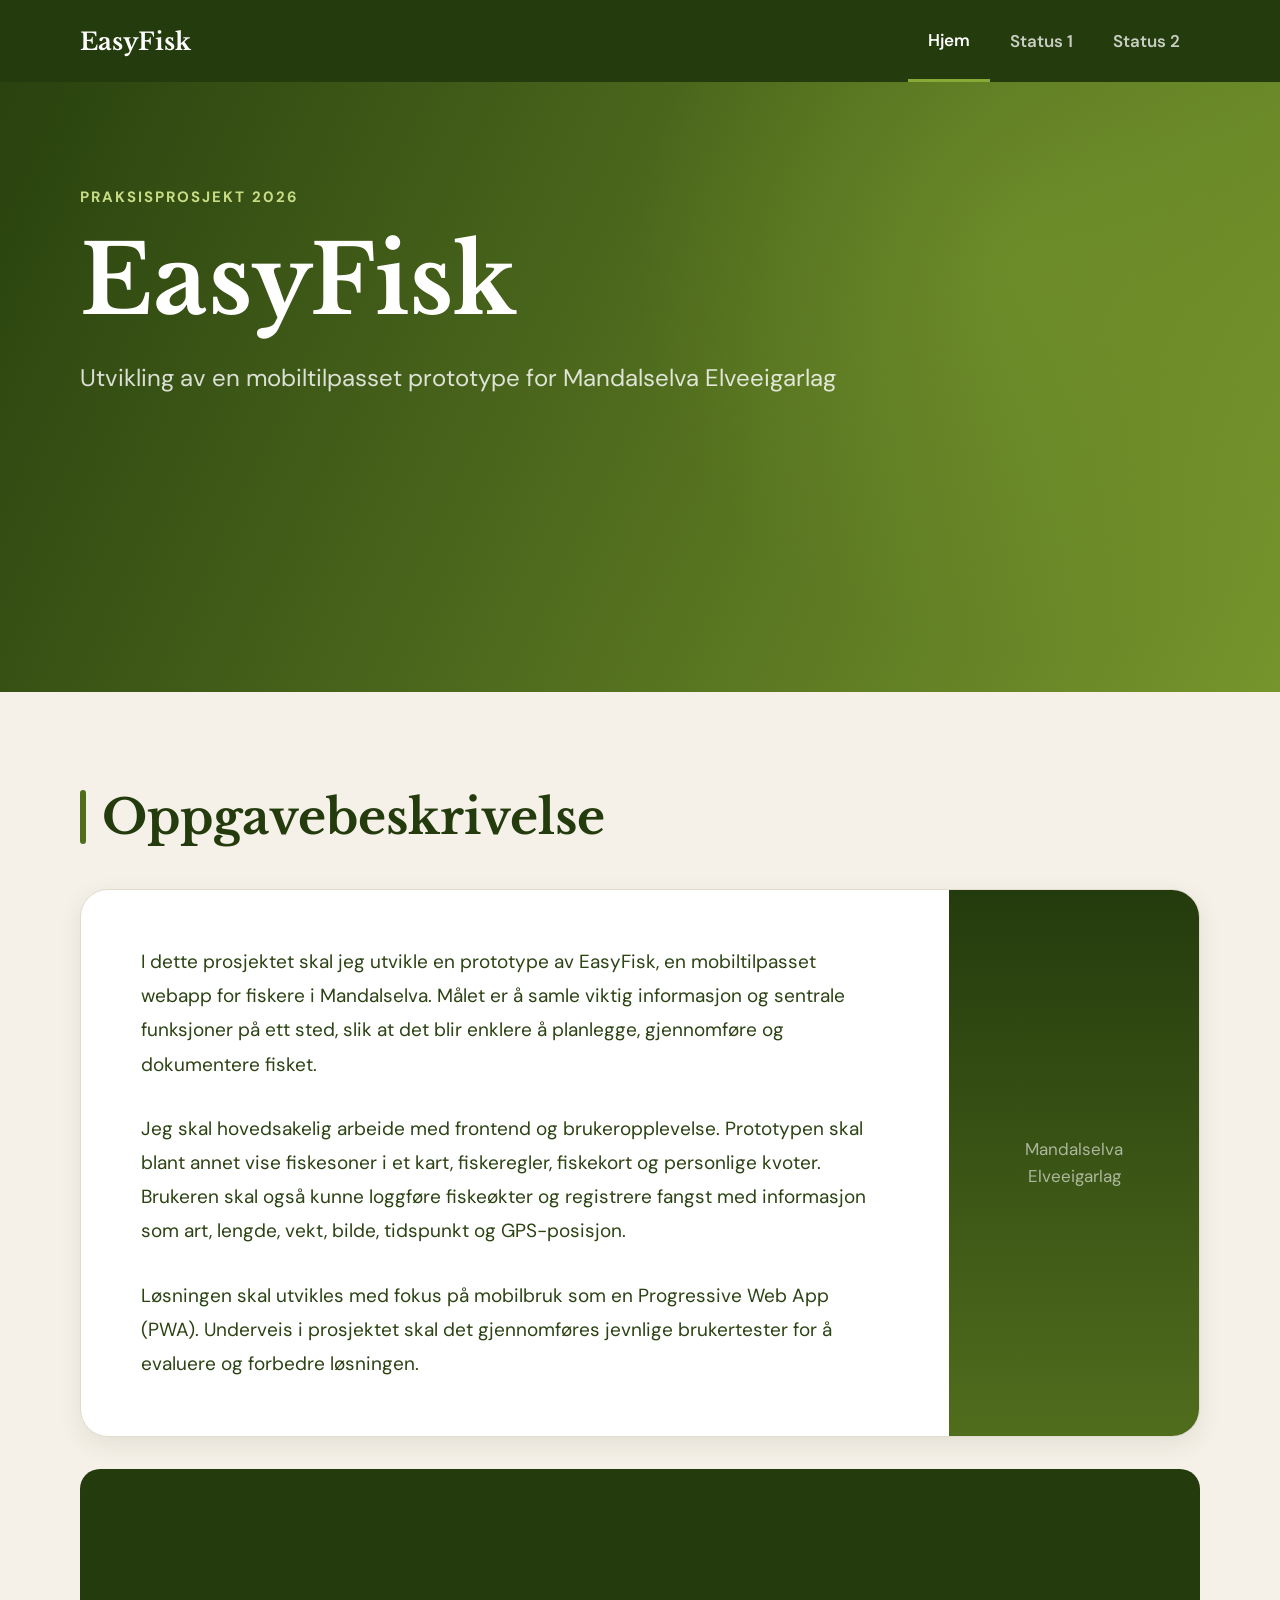
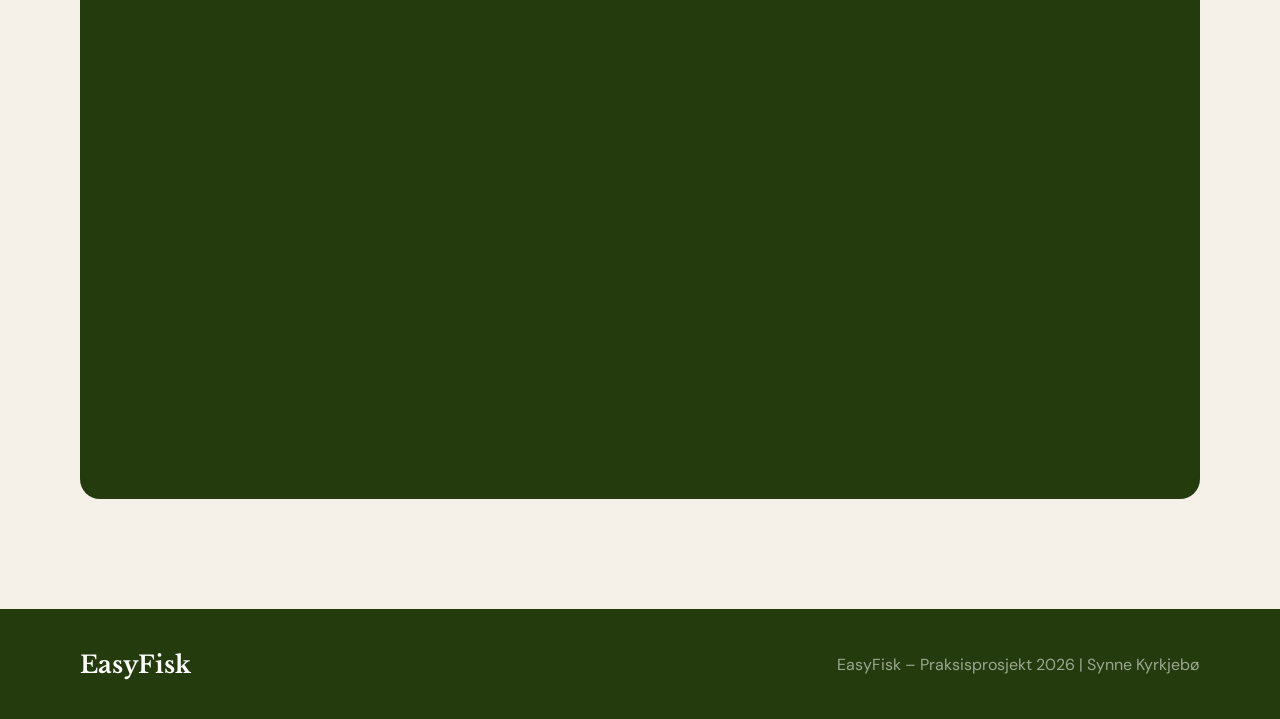
<file: index.html>
<!DOCTYPE html>
<html lang="no">
<head>
    <meta charset="UTF-8">
    <meta name="viewport" content="width=device-width, initial-scale=1.0">

    <title>EasyFisk – Praksisprosjekt</title>

    <link rel="stylesheet" href="styles.css">
</head>

<body>
    <header class="header">
        <nav class="navbar">
            <a class="logo" href="#">
                EasyFisk
            </a>

            <div class="nav-links">
                <a class="nav-link active" href="index.html">Hjem</a>
                <a class="nav-link" href="status1.html">Status 1</a>
                <a class="nav-link" href="status2.html">Status 2</a>
            </div>
        </nav>
    </header>

    <main>
        <section class="hero">
            <div class="hero-content">
    
                <p class="eyebrow">Praksisprosjekt 2026</p>

                <h1>EasyFisk</h1>

                <p class="hero-description">
                    Utvikling av en mobiltilpasset prototype for
                    Mandalselva Elveeigarlag
                </p>
            </div>

        </section>

        <section class="description-section">
            <div class="section-heading">
                <span></span>
                <h2>Oppgavebeskrivelse</h2>
            </div>

            <article class="description-card">
                <div class="description-text">
                    <p>
                        I dette prosjektet skal jeg utvikle en prototype av EasyFisk,
                        en mobiltilpasset webapp for fiskere i Mandalselva. 
                        Målet er å samle viktig informasjon og sentrale funksjoner på ett sted,
                        slik at det blir enklere å planlegge, gjennomføre og dokumentere fisket.
                    </p>

                    <p>
                        Jeg skal hovedsakelig arbeide med frontend og brukeropplevelse. 
                        Prototypen skal blant annet vise fiskesoner i et kart, fiskeregler,
                        fiskekort og personlige kvoter. Brukeren skal også kunne loggføre 
                        fiskeøkter og registrere fangst med informasjon som art, lengde, vekt, 
                        bilde, tidspunkt og GPS-posisjon.
                    </p>

                    <p>
                    Løsningen skal utvikles med fokus på mobilbruk som en Progressive Web App (PWA). 
                    Underveis i prosjektet skal det gjennomføres jevnlige brukertester for å evaluere
                    og forbedre løsningen.
                    </p>
                </div>

                <aside class="card-decoration">

                    <p>Mandalselva<br>Elveeigarlag</p>
                </aside>
            </article>

            <div class="description-video">
                <iframe
                    src="https://www.youtube-nocookie.com/embed/T282gXWBqBA"
                    title="Video til oppgavebeskrivelsen for EasyFisk"
                    loading="lazy"
                    allow="accelerometer; autoplay; clipboard-write; encrypted-media; gyroscope; picture-in-picture; web-share"
                    referrerpolicy="strict-origin-when-cross-origin"
                    allowfullscreen>
                </iframe>
            </div>
        </section>
    </main>

    <footer>
        <a class="footer-logo" href="#">
            EasyFisk
        </a>

        <p>EasyFisk – Praksisprosjekt 2026 | Synne Kyrkjebø</p>
    </footer>
</body>
</html>
</file>
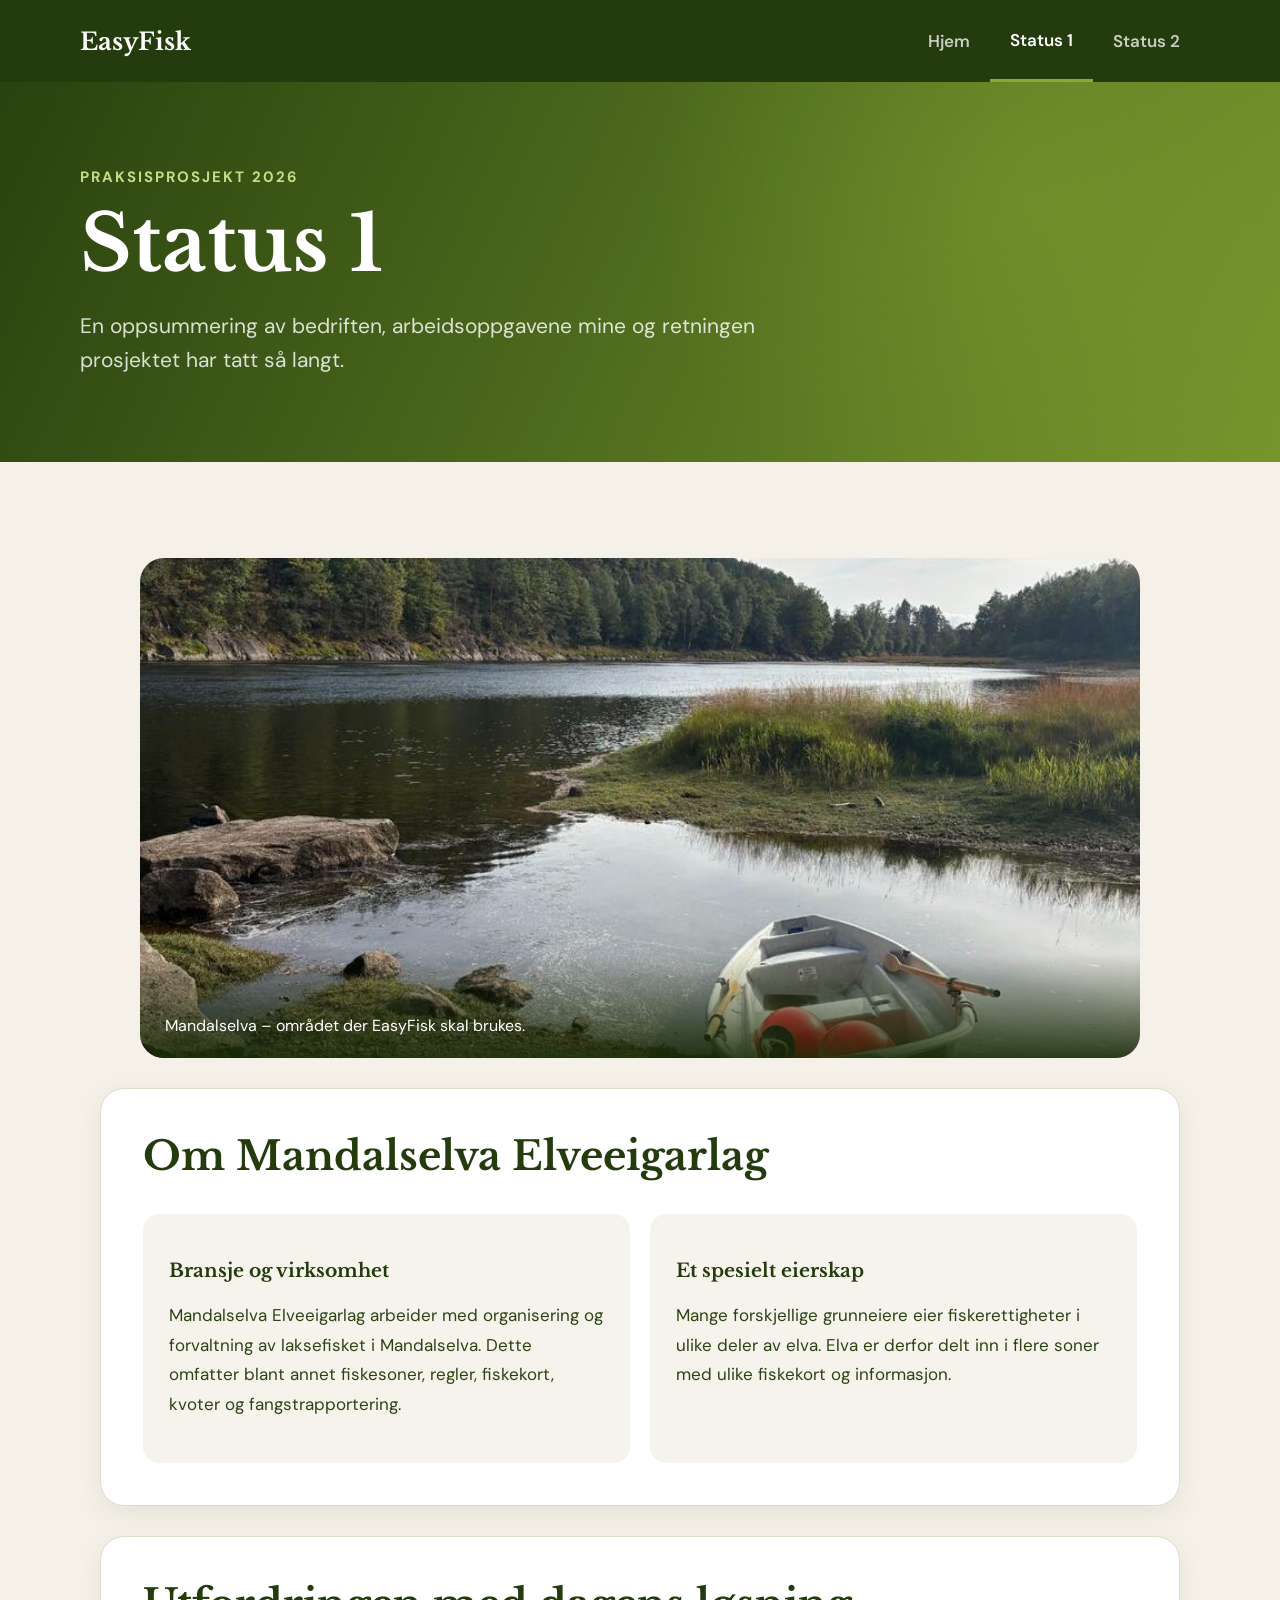
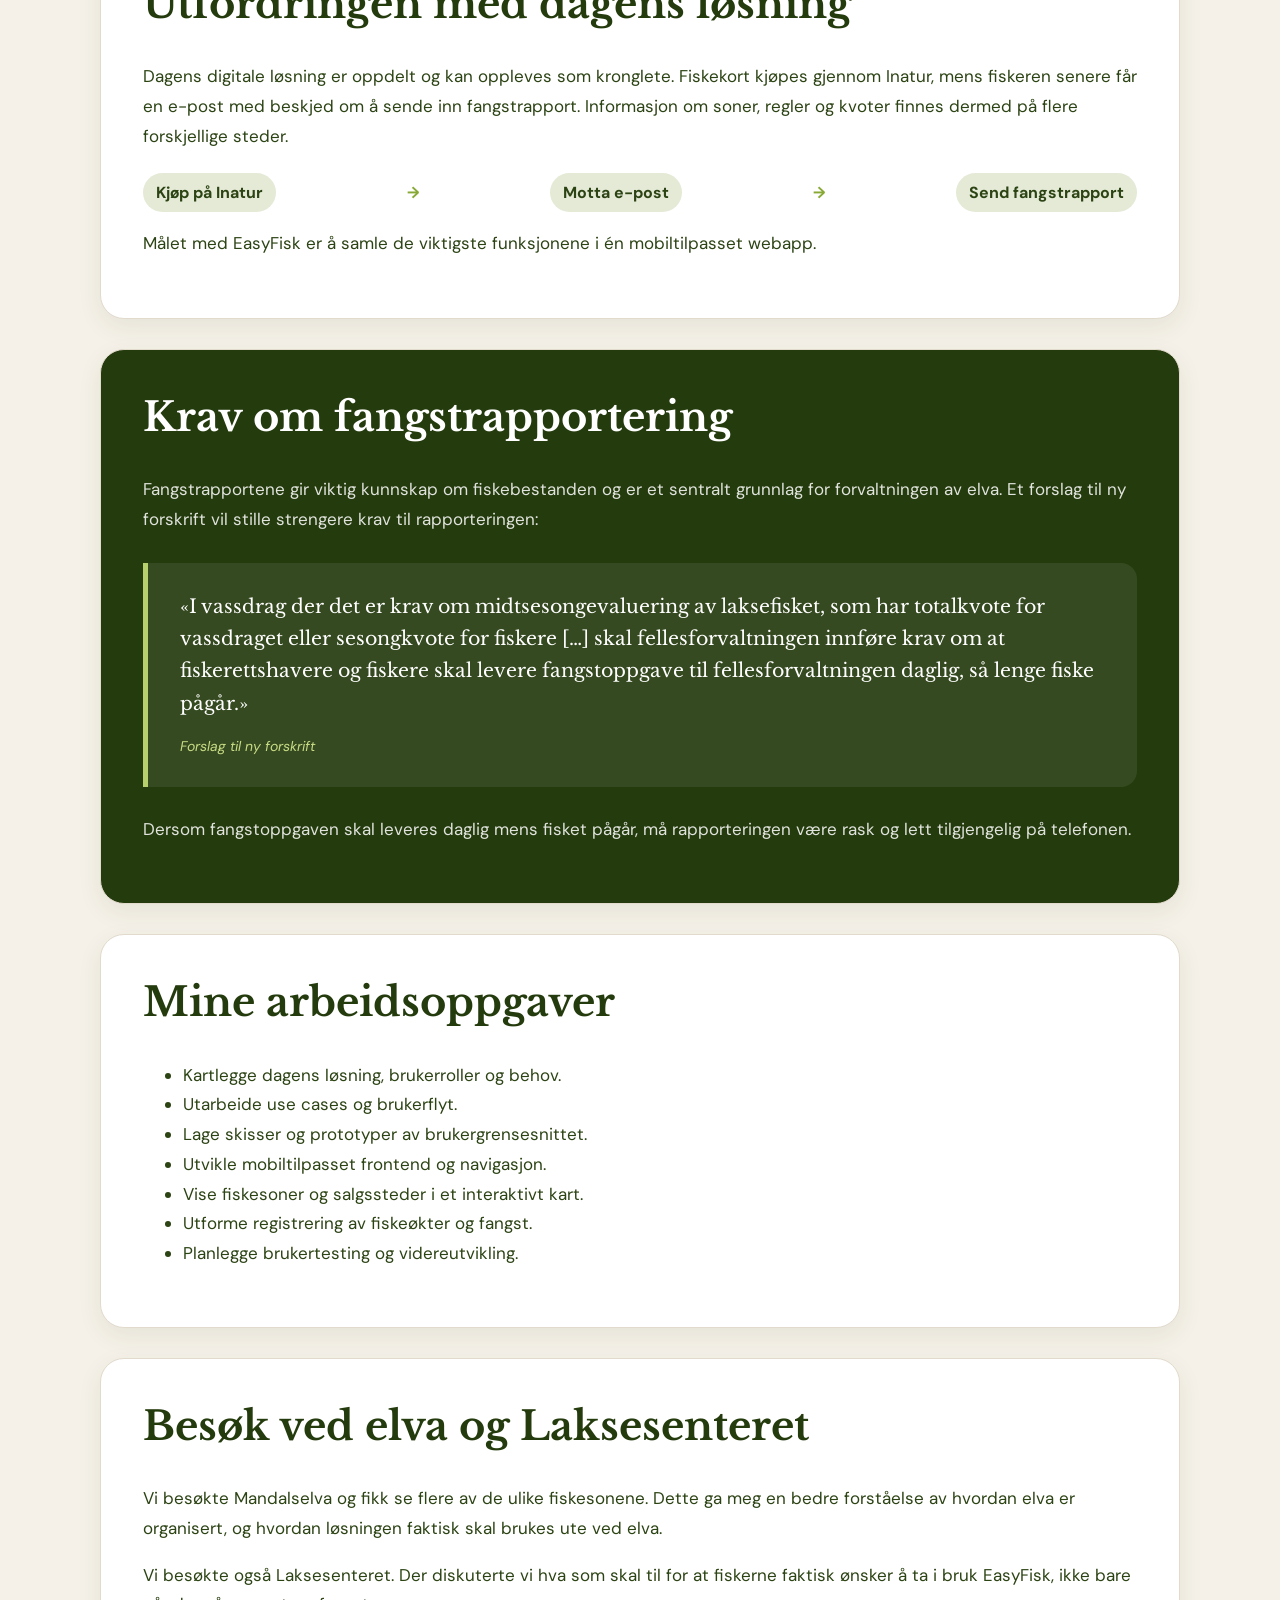
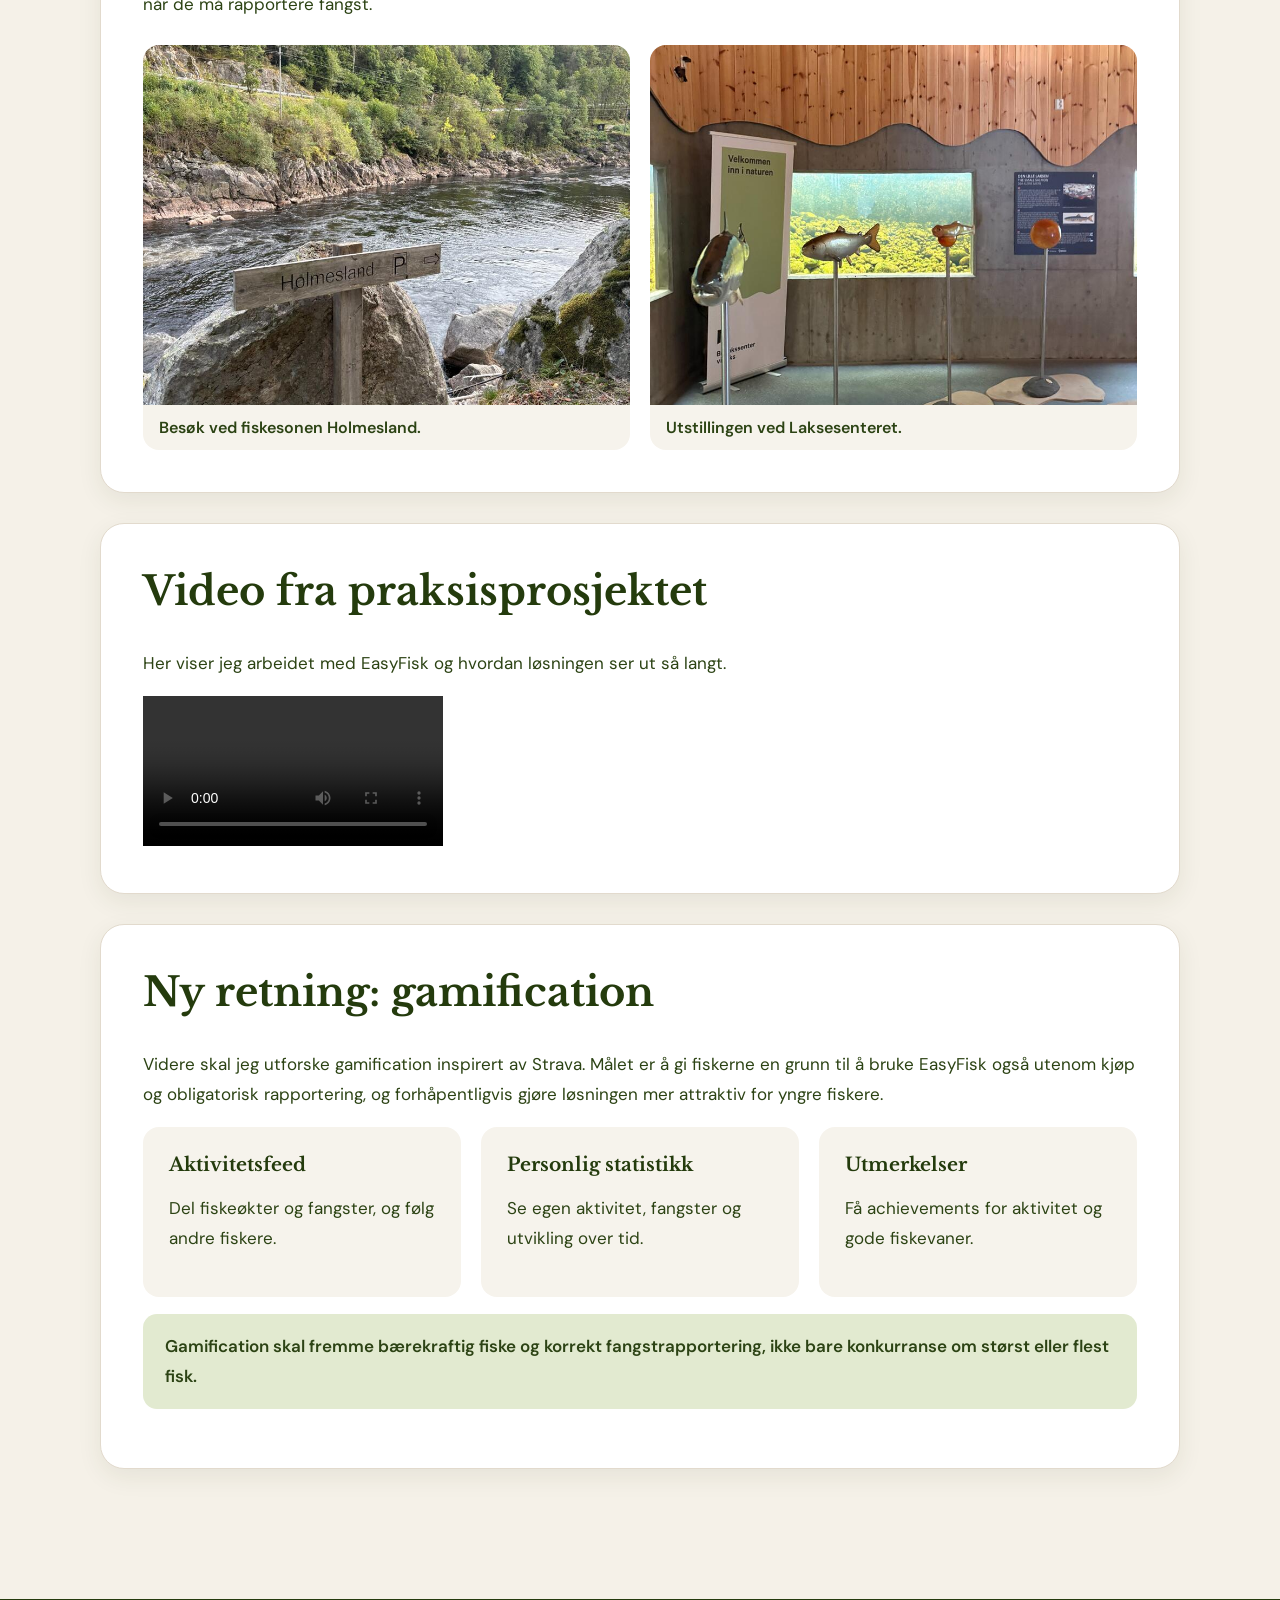
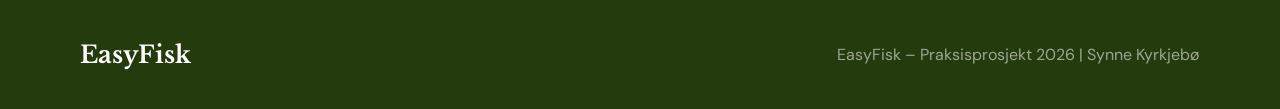
<file: status1.html>
<!DOCTYPE html>
<html lang="no">
<head>
    <meta charset="UTF-8">
    <meta name="viewport" content="width=device-width, initial-scale=1.0">
    <title>Status 1 – EasyFisk</title>
    <link rel="stylesheet" href="styles.css">
</head>
<body>
    <header class="header">
        <nav class="navbar">
            <a class="logo" href="index.html">EasyFisk</a>
            <div class="nav-links">
                <a class="nav-link" href="index.html">Hjem</a>
                <a class="nav-link active" href="status1.html" aria-current="page">Status 1</a>
                <a class="nav-link" href="status2.html">Status 2</a>
            </div>
        </nav>
    </header>

    <main>
        <section class="status-hero">
            <div>
                <p class="eyebrow">Praksisprosjekt 2026</p>
                <h1>Status 1</h1>
                <p>En oppsummering av bedriften, arbeidsoppgavene mine og retningen prosjektet har tatt så langt.</p>
            </div>
        </section>

        <div class="status-content">
            <figure class="status-photo">
                <img src="images/mandalselva-bat.jpeg?v=2" alt="Mandalselva med en liten båt ved elvebredden">
                <figcaption>Mandalselva – området der EasyFisk skal brukes.</figcaption>
            </figure>

            <section class="status-section">
                <h2>Om Mandalselva Elveeigarlag</h2>
                <div class="two-column">
                    <div class="info-box">
                        <h3>Bransje og virksomhet</h3>
                        <p>Mandalselva Elveeigarlag arbeider med organisering og forvaltning av laksefisket i Mandalselva. Dette omfatter blant annet fiskesoner, regler, fiskekort, kvoter og fangstrapportering.</p>
                    </div>
                    <div class="info-box">
                        <h3>Et spesielt eierskap</h3>
                        <p>Mange forskjellige grunneiere eier fiskerettigheter i ulike deler av elva. Elva er derfor delt inn i flere soner med ulike fiskekort og informasjon.</p>
                    </div>
                </div>
            </section>

            <section class="status-section">
                <h2>Utfordringen med dagens løsning</h2>
                <p>Dagens digitale løsning er oppdelt og kan oppleves som kronglete. Fiskekort kjøpes gjennom Inatur, mens fiskeren senere får en e-post med beskjed om å sende inn fangstrapport. Informasjon om soner, regler og kvoter finnes dermed på flere forskjellige steder.</p>
                <div class="process" aria-label="Dagens brukerreise">
                    <span>Kjøp på Inatur</span><b>→</b><span>Motta e-post</span><b>→</b><span>Send fangstrapport</span>
                </div>
                <p>Målet med EasyFisk er å samle de viktigste funksjonene i én mobiltilpasset webapp.</p>
            </section>

            <section class="status-section regulation">
                <h2>Krav om fangstrapportering</h2>
                <p>Fangstrapportene gir viktig kunnskap om fiskebestanden og er et sentralt grunnlag for forvaltningen av elva. Et forslag til ny forskrift vil stille strengere krav til rapporteringen:</p>
                <blockquote>
                    «I vassdrag der det er krav om midtsesongevaluering av laksefisket, som har totalkvote for vassdraget eller sesongkvote for fiskere […] skal fellesforvaltningen innføre krav om at fiskerettshavere og fiskere skal levere fangstoppgave til fellesforvaltningen daglig, så lenge fiske pågår.»
                    <cite>Forslag til ny forskrift</cite>
                </blockquote>
                <p>Dersom fangstoppgaven skal leveres daglig mens fisket pågår, må rapporteringen være rask og lett tilgjengelig på telefonen.</p>
            </section>

            <section class="status-section">
                <h2>Mine arbeidsoppgaver</h2>
                <ul>
                    <li>Kartlegge dagens løsning, brukerroller og behov.</li>
                    <li>Utarbeide use cases og brukerflyt.</li>
                    <li>Lage skisser og prototyper av brukergrensesnittet.</li>
                    <li>Utvikle mobiltilpasset frontend og navigasjon.</li>
                    <li>Vise fiskesoner og salgssteder i et interaktivt kart.</li>
                    <li>Utforme registrering av fiskeøkter og fangst.</li>
                    <li>Planlegge brukertesting og videreutvikling.</li>
                </ul>
            </section>

            <section class="status-section">
                <h2>Besøk ved elva og Laksesenteret</h2>
                <p>Vi besøkte Mandalselva og fikk se flere av de ulike fiskesonene. Dette ga meg en bedre forståelse av hvordan elva er organisert, og hvordan løsningen faktisk skal brukes ute ved elva.</p>
                <p>Vi besøkte også Laksesenteret. Der diskuterte vi hva som skal til for at fiskerne faktisk ønsker å ta i bruk EasyFisk, ikke bare når de må rapportere fangst.</p>
                <div class="visit-gallery">
                    <figure>
                        <img src="images/holmesland-sone.jpeg?v=2" alt="Fiskesonen Holmesland ved Mandalselva">
                        <figcaption>Besøk ved fiskesonen Holmesland.</figcaption>
                    </figure>
                    <figure>
                        <img src="images/laksesenteret.jpeg?v=2" alt="Utstilling med fisk ved Laksesenteret">
                        <figcaption>Utstillingen ved Laksesenteret.</figcaption>
                    </figure>
                </div>
            </section>

            <section class="status-section video-section">
                <h2>Video fra praksisprosjektet</h2>
                <p>Her viser jeg arbeidet med EasyFisk og hvordan løsningen ser ut så langt.</p>
                <video controls playsinline preload="metadata">
                    <source src="video-status1.mp4?v=1" type="video/mp4">
                    Nettleseren din støtter ikke avspilling av video.
                </video>
            </section>

            <section class="status-section">
                <h2>Ny retning: gamification</h2>
                <p>Videre skal jeg utforske gamification inspirert av Strava. Målet er å gi fiskerne en grunn til å bruke EasyFisk også utenom kjøp og obligatorisk rapportering, og forhåpentligvis gjøre løsningen mer attraktiv for yngre fiskere.</p>
                <div class="feature-grid">
                    <article><h3>Aktivitetsfeed</h3><p>Del fiskeøkter og fangster, og følg andre fiskere.</p></article>
                    <article><h3>Personlig statistikk</h3><p>Se egen aktivitet, fangster og utvikling over tid.</p></article>
                    <article><h3>Utmerkelser</h3><p>Få achievements for aktivitet og gode fiskevaner.</p></article>
                </div>
                <p class="status-note">Gamification skal fremme bærekraftig fiske og korrekt fangstrapportering, ikke bare konkurranse om størst eller flest fisk.</p>
            </section>
        </div>
    </main>

    <footer>
        <a class="footer-logo" href="index.html">EasyFisk</a>
        <p>EasyFisk – Praksisprosjekt 2026 | Synne Kyrkjebø</p>
    </footer>
</body>
</html>
</file>
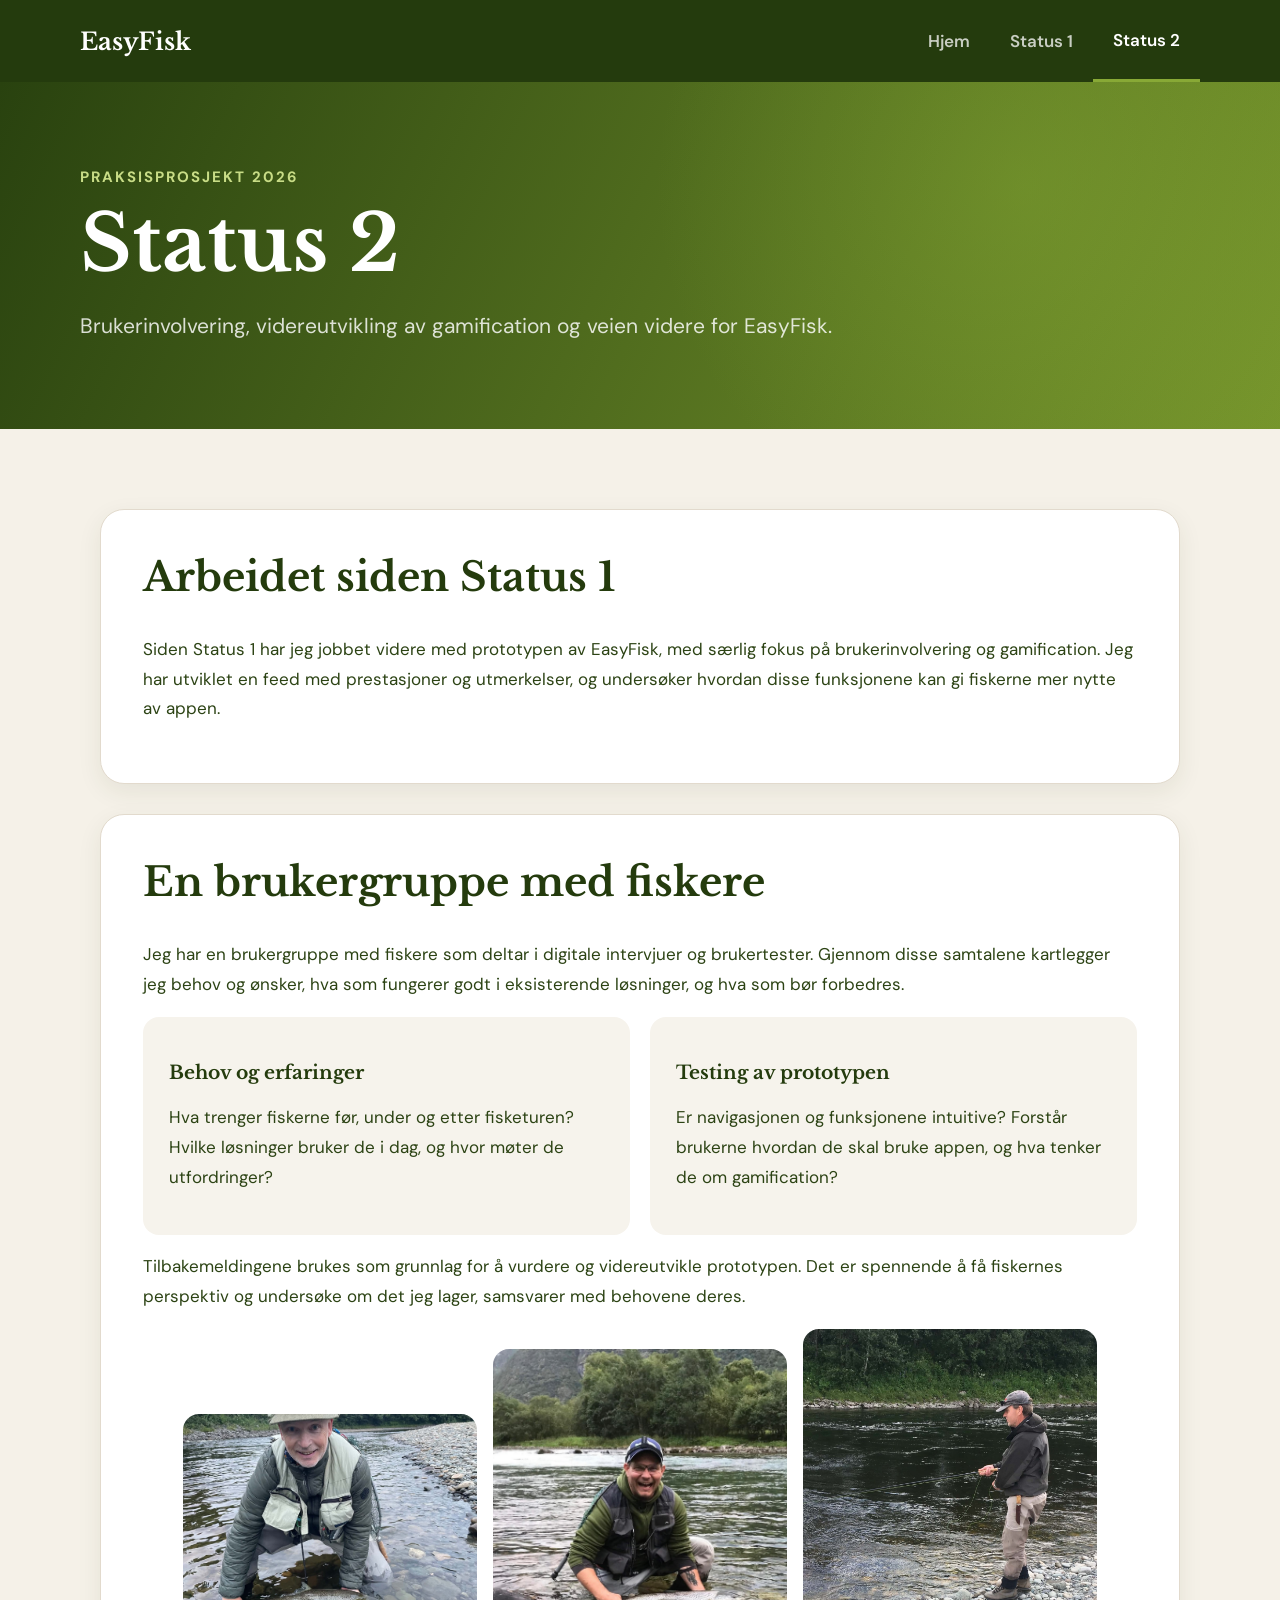
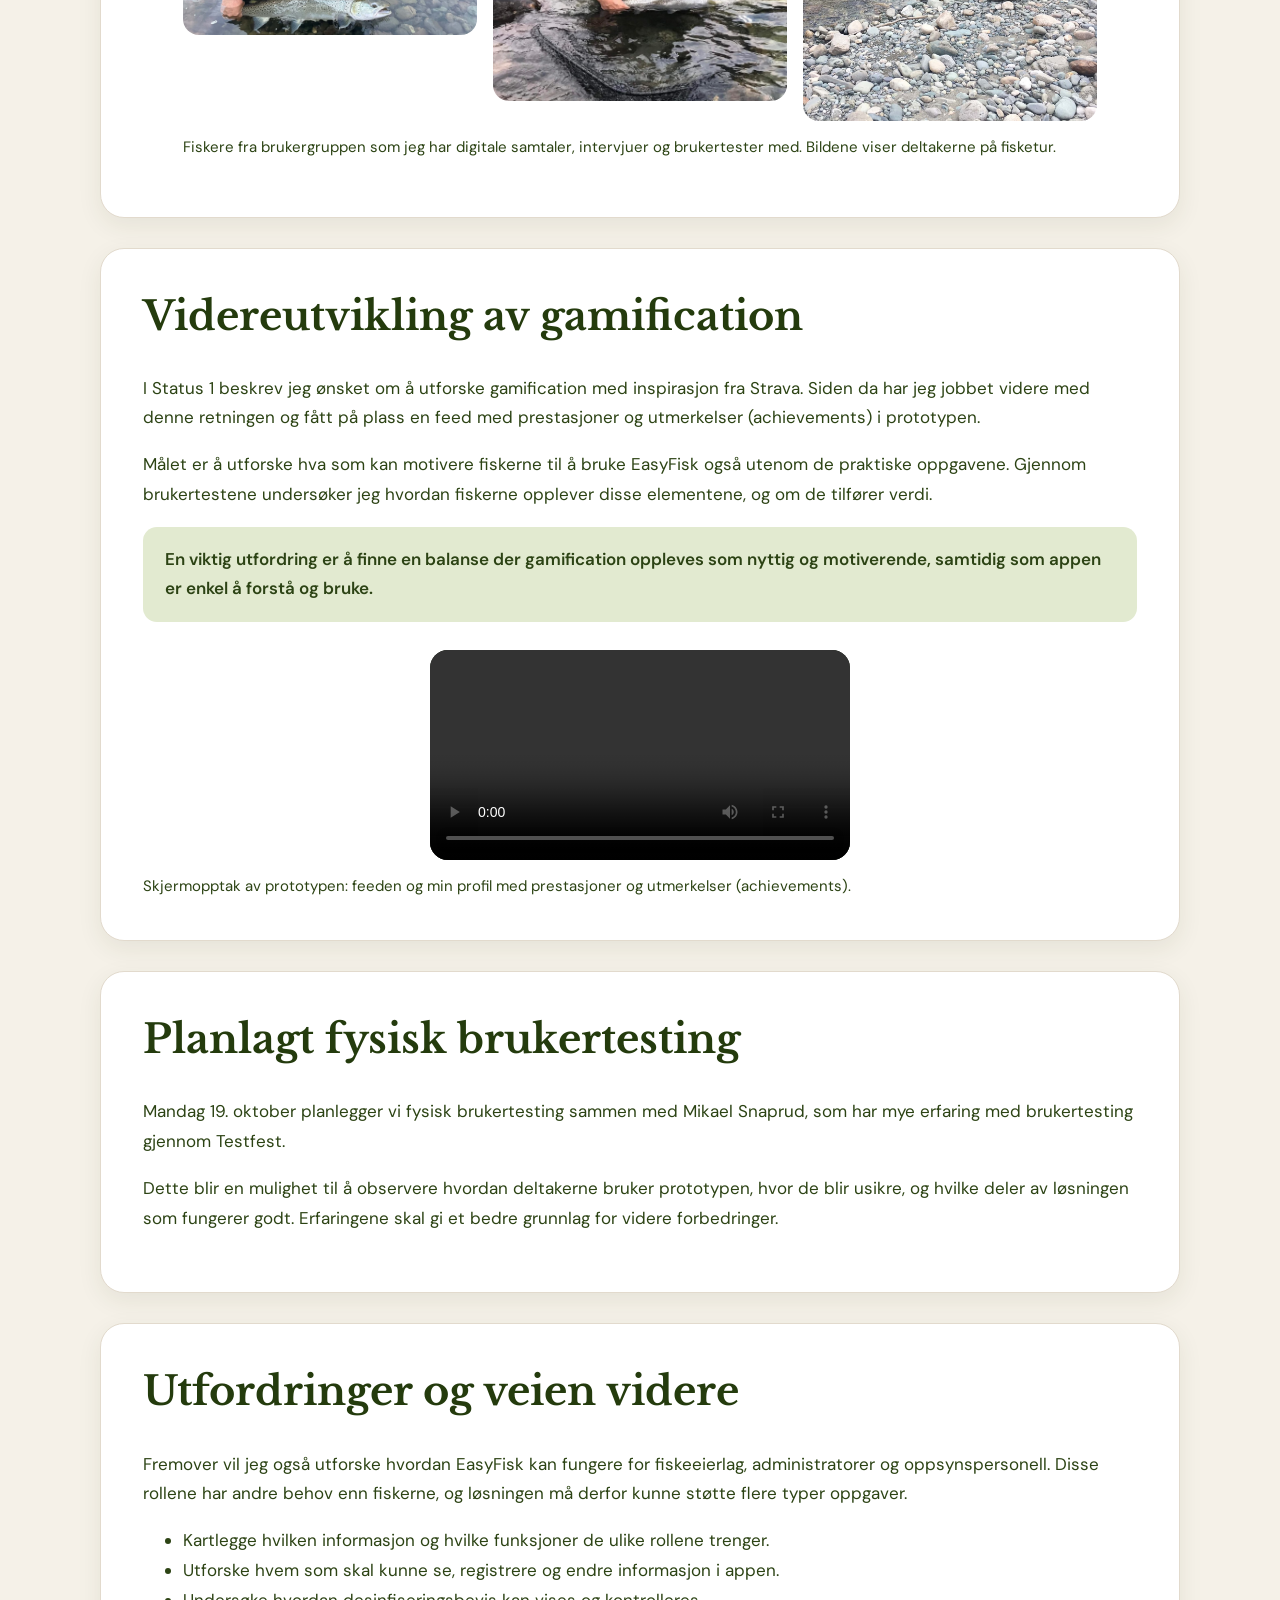
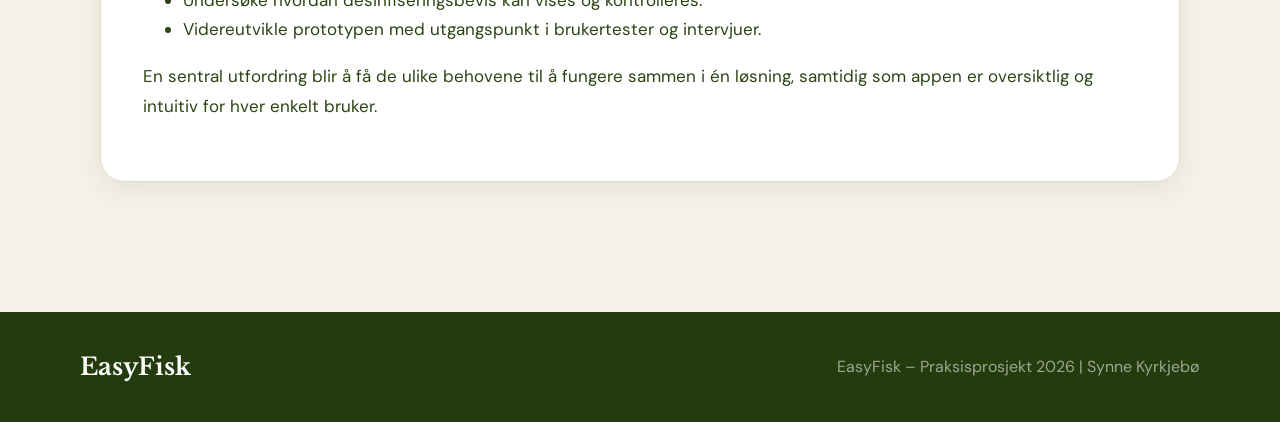
<file: status2.html>
<!DOCTYPE html>
<html lang="no">
<head>
    <meta charset="UTF-8">
    <meta name="viewport" content="width=device-width, initial-scale=1.0">
    <title>Status 2 – EasyFisk</title>
    <link rel="stylesheet" href="styles.css">
</head>
<body>
    <header class="header">
        <nav class="navbar">
            <a class="logo" href="index.html">EasyFisk</a>
            <div class="nav-links">
                <a class="nav-link" href="index.html">Hjem</a>
                <a class="nav-link" href="status1.html">Status 1</a>
                <a class="nav-link active" href="status2.html" aria-current="page">Status 2</a>
            </div>
        </nav>
    </header>

    <main>
        <section class="status-hero">
            <div>
                <p class="eyebrow">Praksisprosjekt 2026</p>
                <h1>Status 2</h1>
                <p>Brukerinvolvering, videreutvikling av gamification og veien videre for EasyFisk.</p>
            </div>
        </section>

        <div class="status-content">
            <section class="status-section">
                <h2>Arbeidet siden Status 1</h2>
                <p>Siden Status 1 har jeg jobbet videre med prototypen av EasyFisk, med særlig fokus på brukerinvolvering og gamification. Jeg har utviklet en feed med prestasjoner og utmerkelser, og undersøker hvordan disse funksjonene kan gi fiskerne mer nytte av appen.</p>
            </section>

            <section class="status-section">
                <h2>En brukergruppe med fiskere</h2>
                <p>Jeg har en brukergruppe med fiskere som deltar i digitale intervjuer og brukertester. Gjennom disse samtalene kartlegger jeg behov og ønsker, hva som fungerer godt i eksisterende løsninger, og hva som bør forbedres.</p>
                <div class="two-column">
                    <div class="info-box">
                        <h3>Behov og erfaringer</h3>
                        <p>Hva trenger fiskerne før, under og etter fisketuren? Hvilke løsninger bruker de i dag, og hvor møter de utfordringer?</p>
                    </div>
                    <div class="info-box">
                        <h3>Testing av prototypen</h3>
                        <p>Er navigasjonen og funksjonene intuitive? Forstår brukerne hvordan de skal bruke appen, og hva tenker de om gamification?</p>
                    </div>
                </div>
                <p>Tilbakemeldingene brukes som grunnlag for å vurdere og videreutvikle prototypen. Det er spennende å få fiskernes perspektiv og undersøke om det jeg lager, samsvarer med behovene deres.</p>
                <figure class="user-group-gallery">
                    <div class="user-group-photos">
                        <img src="images/brukergruppe-1.jpeg" alt="Deltaker fra brukergruppen på fisketur ved elva" loading="lazy">
                        <img src="images/brukergruppe-2.jpeg" alt="Deltaker fra brukergruppen med fangst ved elva" loading="lazy">
                        <img src="images/brukergruppe-3.jpeg" alt="Deltaker fra brukergruppen på fisketur" loading="lazy">
                    </div>
                    <figcaption>Fiskere fra brukergruppen som jeg har digitale samtaler, intervjuer og brukertester med. Bildene viser deltakerne på fisketur.</figcaption>
                </figure>
            </section>

            <section class="status-section">
                <h2>Videreutvikling av gamification</h2>
                <p>I Status 1 beskrev jeg ønsket om å utforske gamification med inspirasjon fra Strava. Siden da har jeg jobbet videre med denne retningen og fått på plass en feed med prestasjoner og utmerkelser (achievements) i prototypen.</p>
                <p>Målet er å utforske hva som kan motivere fiskerne til å bruke EasyFisk også utenom de praktiske oppgavene. Gjennom brukertestene undersøker jeg hvordan fiskerne opplever disse elementene, og om de tilfører verdi.</p>
                <p class="status-note">En viktig utfordring er å finne en balanse der gamification oppleves som nyttig og motiverende, samtidig som appen er enkel å forstå og bruke.</p>
                <figure class="prototype-video">
                    <video controls playsinline preload="metadata" aria-label="Demonstrasjon av feed, profil og utmerkelser i EasyFisk">
                        <source src="video-status2.mp4?v=2" type="video/mp4">
                        Nettleseren din støtter ikke avspilling av video. <a href="video-status2.mp4?v=2">Last ned videoen</a>.
                    </video>
                    <figcaption>Skjermopptak av prototypen: feeden og min profil med prestasjoner og utmerkelser (achievements).</figcaption>
                </figure>
            </section>

            <section class="status-section">
                <h2>Planlagt fysisk brukertesting</h2>
                <p>Mandag <time datetime="2026-10-19">19. oktober</time> planlegger vi fysisk brukertesting sammen med Mikael Snaprud, som har mye erfaring med brukertesting gjennom Testfest.</p>
                <p>Dette blir en mulighet til å observere hvordan deltakerne bruker prototypen, hvor de blir usikre, og hvilke deler av løsningen som fungerer godt. Erfaringene skal gi et bedre grunnlag for videre forbedringer.</p>
                <!-- Bilder og erfaringer kan legges til etter gjennomført testing. -->
            </section>

            <section class="status-section">
                <h2>Utfordringer og veien videre</h2>
                <p>Fremover vil jeg også utforske hvordan EasyFisk kan fungere for fiskeeierlag, administratorer og oppsynspersonell. Disse rollene har andre behov enn fiskerne, og løsningen må derfor kunne støtte flere typer oppgaver.</p>
                <ul>
                    <li>Kartlegge hvilken informasjon og hvilke funksjoner de ulike rollene trenger.</li>
                    <li>Utforske hvem som skal kunne se, registrere og endre informasjon i appen.</li>
                    <li>Undersøke hvordan desinfiseringsbevis kan vises og kontrolleres.</li>
                    <li>Videreutvikle prototypen med utgangspunkt i brukertester og intervjuer.</li>
                </ul>
                <p>En sentral utfordring blir å få de ulike behovene til å fungere sammen i én løsning, samtidig som appen er oversiktlig og intuitiv for hver enkelt bruker.</p>
            </section>
        </div>
    </main>

    <footer>
        <a class="footer-logo" href="index.html">EasyFisk</a>
        <p>EasyFisk – Praksisprosjekt 2026 | Synne Kyrkjebø</p>
    </footer>
</body>
</html>
</file>
<file: styles.css>
@import url("https://fonts.googleapis.com/css2?family=DM+Sans:wght@400;500;600;700&family=Libre+Baskerville:ital,wght@0,700;1,400&display=swap");

:root {
    --dark-green: #243b0d;
    --medium-green: #506d1d;
    --light-green: #88a936;
    --cream: #f5f1e8;
    --white: #ffffff;
    --text-green: #2c4314;
}

* {
    box-sizing: border-box;
}

html {
    scroll-behavior: smooth;
}

body {
    margin: 0;
    color: var(--text-green);
    background-color: var(--cream);
    font-family: "DM Sans", Arial, sans-serif;
}

/* Navigasjon */

.header {
    position: relative;
    z-index: 10;
    background-color: var(--dark-green);
}

.navbar {
    width: min(1120px, calc(100% - 40px));
    min-height: 82px;
    margin: 0 auto;
    display: flex;
    align-items: center;
    justify-content: space-between;
}

.logo,
.footer-logo {
    color: var(--white);
    font-family: "Libre Baskerville", serif;
    font-size: 24px;
    font-weight: 700;
    text-decoration: none;
}

.fish,
.footer-logo span {
    margin-right: 10px;
    font-family: Arial, sans-serif;
    filter: grayscale(1);
    opacity: 0.7;
}

.nav-link {
    align-self: stretch;
    padding: 0 20px;
    display: flex;
    align-items: center;
    color: rgba(255, 255, 255, 0.75);
    font-size: 17px;
    font-weight: 600;
    text-decoration: none;
}

.nav-link.active {
    color: var(--white);
    border-bottom: 3px solid var(--light-green);
}

.nav-links {
    align-self: stretch;
    display: flex;
}

/* Statusside */

.status-hero {
    padding: 85px 20px;
    color: var(--white);
    background:
        radial-gradient(circle at 80% 30%, rgba(137, 172, 54, 0.32), transparent 35%),
        linear-gradient(115deg, #29420f, #76952c);
}

.status-hero > div,
.status-content {
    width: min(1120px, 100%);
    margin: 0 auto;
}

.status-hero h1 {
    margin: 8px 0 18px;
    font-family: "Libre Baskerville", serif;
    font-size: clamp(45px, 7vw, 78px);
}

.status-hero p:last-child {
    max-width: 760px;
    margin: 0;
    color: rgba(255,255,255,.82);
    font-size: 21px;
    line-height: 1.6;
}

.status-content {
    padding: 80px 20px 100px;
}

.status-section {
    margin-bottom: 30px;
    padding: 42px;
    background: var(--white);
    border: 1px solid #e2dacd;
    border-radius: 24px;
    box-shadow: 0 8px 25px rgba(45, 58, 24, 0.08);
}

.status-section h2,
.status-section h3 {
    color: var(--dark-green);
    font-family: "Libre Baskerville", serif;
}

.status-section h2 { margin-top: 0; font-size: clamp(28px, 4vw, 40px); }
.status-section p, .status-section li { font-size: 17px; line-height: 1.75; }

.status-photo {
    position: relative;
    height: 500px;
    margin-bottom: 30px;
    overflow: hidden;
    border-radius: 24px;
}

.status-photo img,
.visit-gallery img {
    display: block;
    width: 100%;
    height: 100%;
    object-fit: cover;
}

.status-photo figcaption {
    position: absolute;
    right: 0;
    bottom: 0;
    left: 0;
    padding: 60px 25px 22px;
    color: var(--white);
    background: linear-gradient(transparent, rgba(24, 43, 7, .9));
}

.two-column,
.feature-grid,
.visit-gallery {
    display: grid;
    grid-template-columns: repeat(2, 1fr);
    gap: 20px;
}

.info-box,
.feature-grid article {
    padding: 26px;
    background: #f6f3ec;
    border-radius: 16px;
}

.process {
    display: flex;
    align-items: center;
    justify-content: space-between;
    gap: 10px;
    margin-top: 22px;
}

.process span { padding: 9px 13px; background: #e4ead6; border-radius: 20px; font-weight: 700; }
.process b { color: var(--light-green); }

.regulation {
    color: rgba(255,255,255,.86);
    background: var(--dark-green);
}

.regulation h2 { color: var(--white); }
.regulation blockquote {
    margin: 28px 0;
    padding: 28px 32px;
    color: var(--white);
    background: rgba(255,255,255,.08);
    border-left: 5px solid #b7cf6d;
    border-radius: 0 16px 16px 0;
    font-family: "Libre Baskerville", serif;
    font-size: 19px;
    line-height: 1.7;
}

.regulation cite { display: block; margin-top: 15px; color: #c8dc86; font-family: "DM Sans", sans-serif; font-size: 14px; }
.visit-gallery { margin-top: 25px; }
.visit-gallery figure { margin: 0; overflow: hidden; background: #f6f3ec; border-radius: 16px; }
.visit-gallery img { height: 360px; }
.visit-gallery figcaption { padding: 12px 16px; font-weight: 600; }
.feature-grid { grid-template-columns: repeat(3, 1fr); }
.feature-grid h3 { margin-top: 0; }
.status-note { padding: 18px 22px; background: #e2ead0; border-radius: 14px; font-weight: 600; }

/* Toppseksjon */

.hero {
    position: relative;
    min-height: 610px;
    overflow: hidden;
    background:
        radial-gradient(
            circle at 80% 30%,
            rgba(137, 172, 54, 0.32),
            transparent 35%
        ),
        linear-gradient(115deg, #29420f, #76952c);
}

.hero-content {
    position: relative;
    z-index: 2;
    width: min(1120px, calc(100% - 40px));
    margin: 0 auto;
    padding-top: 105px;
}

.company {
    width: fit-content;
    margin: 0 0 50px;
    padding: 10px 18px;
    color: rgba(255, 255, 255, 0.85);
    background-color: rgba(255, 255, 255, 0.12);
    border: 1px solid rgba(255, 255, 255, 0.22);
    border-radius: 30px;
    font-weight: 600;
}

.eyebrow {
    margin: 0 0 8px;
    color: #c8dc86;
    font-size: 15px;
    font-weight: 700;
    letter-spacing: 2px;
    text-transform: uppercase;
}

.hero .eyebrow {
    margin-bottom: 20px;
}

.hero h1 {
    margin: 0 0 24px;
    color: var(--white);
    font-family: "Libre Baskerville", serif;
    font-size: clamp(55px, 8vw, 95px);
    line-height: 1.15;
}

.hero-subtitle {
    margin: 12px 0 25px;
    color: #d0df91;
    font-family: "Libre Baskerville", serif;
    font-size: clamp(35px, 5vw, 58px);
    font-style: italic;
}

.hero-description {
    max-width: 790px;
    margin: 0;
    color: rgba(255, 255, 255, 0.82);
    font-size: clamp(18px, 2vw, 24px);
    line-height: 1.5;
}

.hero-fish {
    position: absolute;
    top: 100px;
    right: 8%;
    font-size: 160px;
    opacity: 0.06;
    filter: grayscale(1);
    transform: scaleX(-1);
}

.wave {
    position: absolute;
    right: -5%;
    bottom: -95px;
    left: -5%;
    height: 145px;
    background-color: var(--cream);
    border-radius: 50% 50% 0 0 / 45% 45% 0 0;
}

/* Oppgavebeskrivelse */

.description-section {
    width: min(1120px, calc(100% - 40px));
    margin: 0 auto;
    padding: 95px 0 110px;
}

.section-heading {
    margin-bottom: 42px;
    display: flex;
    align-items: center;
    gap: 16px;
}

.section-heading span {
    width: 6px;
    height: 54px;
    background-color: var(--medium-green);
    border-radius: 10px;
}

.section-heading h2 {
    margin: 0;
    color: var(--dark-green);
    font-family: "Libre Baskerville", serif;
    font-size: clamp(32px, 4vw, 48px);
}

.description-card {
    display: grid;
    grid-template-columns: 1fr 250px;
    overflow: hidden;
    background-color: var(--white);
    border: 1px solid #e2dacd;
    border-radius: 28px;
    box-shadow: 0 8px 25px rgba(45, 58, 24, 0.09);
}

.description-text {
    padding: 55px 60px;
    font-size: 19px;
    line-height: 1.8;
}

.description-video {
    margin-top: 32px;
    overflow: hidden;
    border-radius: 20px;
    background-color: var(--dark-green);
}

.description-video iframe {
    display: block;
    width: 100%;
    aspect-ratio: 16 / 9;
    border: 0;
}

.description-text p {
    margin: 0;
}

.description-text p + p {
    margin-top: 30px;
}

.card-decoration {
    min-height: 100%;
    padding: 45px 30px;
    display: flex;
    flex-direction: column;
    align-items: center;
    justify-content: center;
    color: rgba(255, 255, 255, 0.58);
    background: linear-gradient(
        180deg,
        var(--dark-green),
        var(--medium-green)
    );
    text-align: center;
}

.large-fish {
    margin-bottom: 25px;
    font-size: 70px;
    opacity: 0.4;
    filter: grayscale(1);
}

.water-rings {
    position: relative;
    width: 120px;
    height: 35px;
    margin-bottom: 40px;
}

.water-rings span {
    position: absolute;
    top: 50%;
    left: 50%;
    border: 1px solid rgba(255, 255, 255, 0.25);
    border-radius: 50%;
    transform: translate(-50%, -50%);
}

.water-rings span:nth-child(1) {
    width: 110px;
    height: 25px;
}

.water-rings span:nth-child(2) {
    width: 75px;
    height: 17px;
}

.water-rings span:nth-child(3) {
    width: 35px;
    height: 8px;
}

.card-decoration p {
    margin: 0;
    font-size: 17px;
    line-height: 1.6;
}

/* Footer */

footer {
    min-height: 110px;
    padding: 30px max(20px, calc((100% - 1120px) / 2));
    display: flex;
    align-items: center;
    justify-content: space-between;
    gap: 30px;
    color: rgba(255, 255, 255, 0.55);
    background-color: var(--dark-green);
}

footer p {
    margin: 0;
    text-align: center;
}

/* Mobil */

@media (max-width: 750px) {
    .navbar {
        min-height: 70px;
    }

    .logo {
        font-size: 21px;
    }

    .nav-link {
        padding: 0 10px;
    }

    .status-hero { padding: 60px 20px; }
    .status-hero p:last-child { font-size: 18px; }
    .status-content { padding: 45px 16px 65px; }
    .status-section { padding: 27px 22px; }
    .status-photo { height: 370px; }
    .two-column, .feature-grid, .visit-gallery { grid-template-columns: 1fr; }
    .process { flex-wrap: wrap; }
    .regulation blockquote { padding: 23px 20px; }
    .visit-gallery img { height: 290px; }

    .hero {
        min-height: 560px;
    }

    .hero-content {
        padding-top: 75px;
    }

    .company {
        margin-bottom: 45px;
        font-size: 14px;
    }

    .hero-description {
        max-width: 500px;
    }

    .hero-fish {
        top: 260px;
        right: -20px;
        font-size: 120px;
    }

    .description-section {
        padding: 65px 0 75px;
    }

    .description-card {
        grid-template-columns: 1fr;
    }

    .description-text {
        padding: 32px 25px;
        font-size: 17px;
        line-height: 1.7;
    }

    .card-decoration {
        min-height: 210px;
    }

    .large-fish {
        margin-bottom: 10px;
        font-size: 55px;
    }

    .water-rings {
        margin-bottom: 15px;
    }

    footer {
        flex-direction: column;
    }
}
\n.video-section video {\n    display: block;\n    width: min(100%, 680px);\n    max-height: 720px;\n    margin: 25px auto 0;\n    background: #17200f;\n    border-radius: 18px;\n    box-shadow: 0 8px 24px rgba(36, 59, 13, 0.18);\n}\n
/* Bilder av brukergruppen i Status 2 */
.user-group-gallery { margin: 28px 0 0; }
.user-group-photos { display: grid; grid-template-columns: repeat(3, minmax(0, 1fr)); gap: 16px; align-items: center; }
.user-group-photos img { display: block; width: 100%; height: auto; border-radius: 16px; }
.user-group-gallery figcaption { margin-top: 14px; font-size: 15px; line-height: 1.6; }
@media (max-width: 750px) {
    .user-group-photos { grid-template-columns: 1fr; }
}

.prototype-video { margin: 28px 0 0; }
.prototype-video video { display: block; width: min(100%, 420px); max-height: 75vh; margin: 0 auto; background: #17200f; border-radius: 18px; }
.prototype-video figcaption { margin-top: 14px; font-size: 15px; line-height: 1.6; }
</file>
